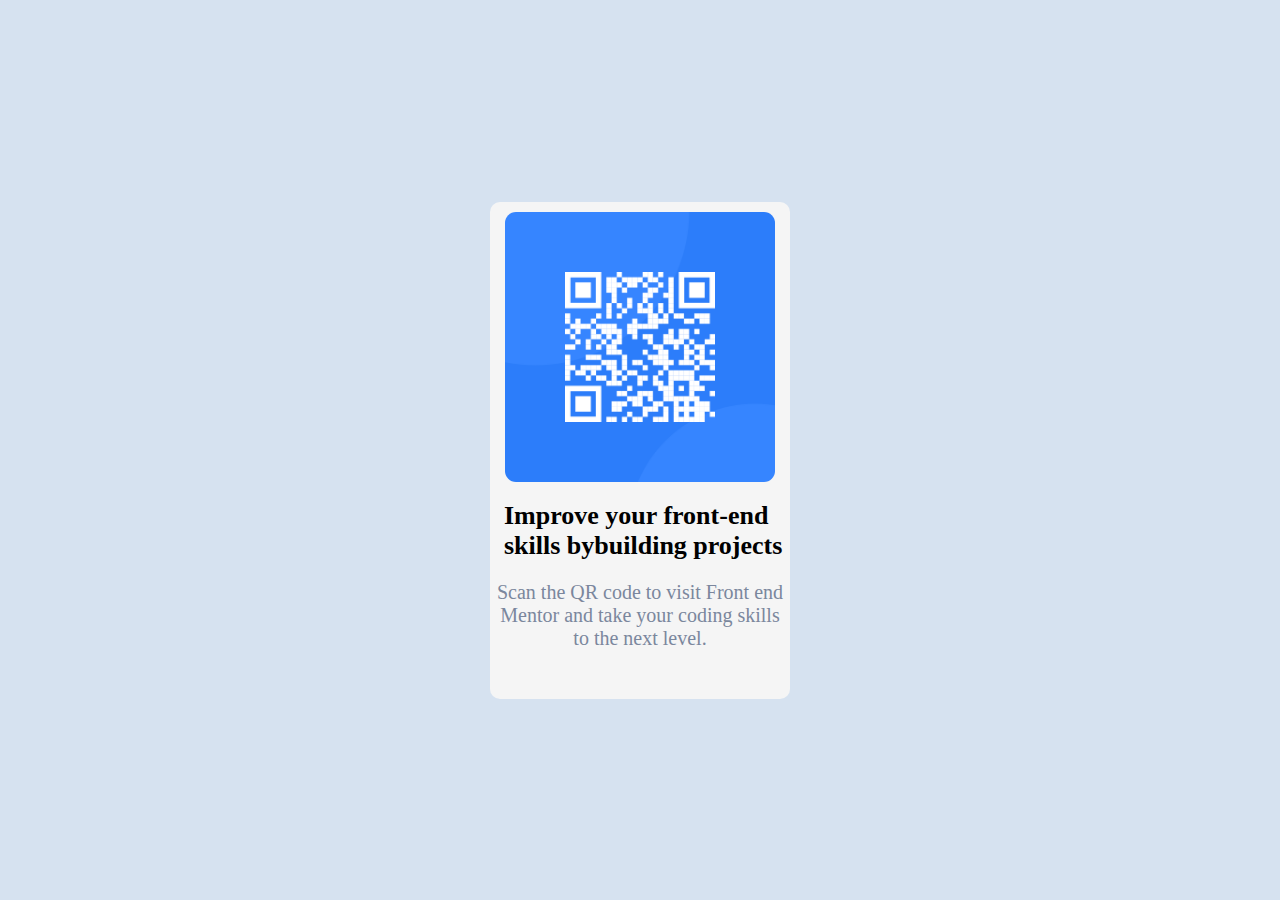
<file: new/index.html>
<!DOCTYPE html>
<html lang="en">
<head>
    <meta charset="UTF-8">
    <meta name="viewport" content="width=device-width, initial-scale=1.0">
    <title>Q-R Code</title>
    <link rel="stylesheet" href="index.css">
</head>
<body>
    <div class="container">
        <img class="img" src="./image-qr-code.png" alt="Q-R Code">
        <h1 class="heading"> Improve your front-end skills bybuilding projects</h2>
        <p class="para"> Scan the QR code to visit Front end Mentor and take your coding skills 
            to the next level.
        </p>
    </div>
    
</body>
</html>
</file>
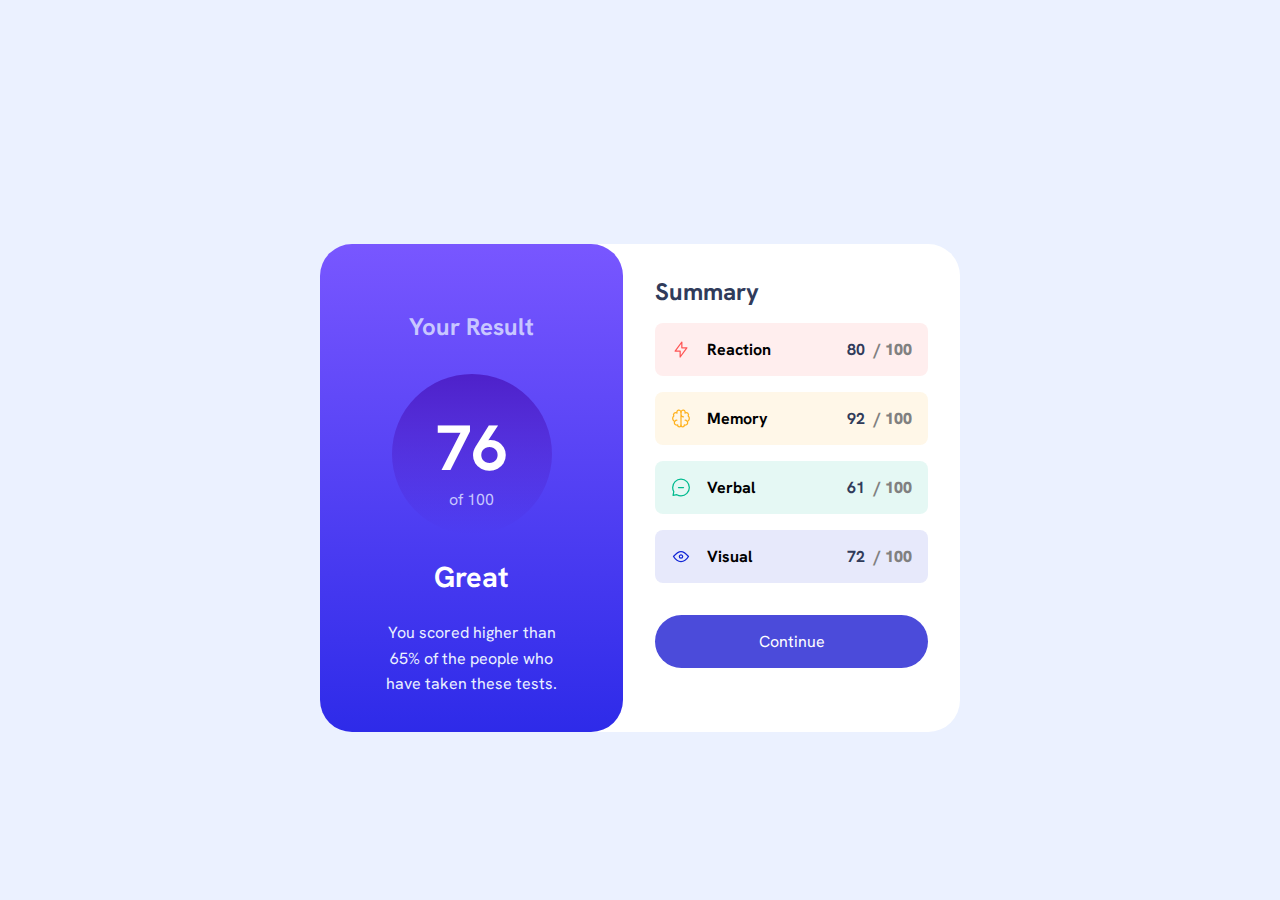
<file: Project/index.html>
<!DOCTYPE html>
<html lang="en">
<head>
  <meta charset="UTF-8">
  <meta name="viewport" content="width=device-width, initial-scale=1.0"> <!-- displays site properly based on user's device -->
  <link rel="stylesheet" href="./index.css">
  <link rel="icon" type="image/png" sizes="32x32" href="./assets/images/favicon-32x32.png">
  
  <title>Frontend Mentor | Results summary component</title>

</head>
<body>
  <div class="container">
    <div class="box-container">

      <div class="result">
        <h3>Your Result</h3>
        <div class="numbers">
          <p>76</p>
          <span>  of 100</span>
        </div>
        <div class="text">
          <h3>Great</h3>
          <p>  You scored higher than 65% of the people who have taken these tests.</p>
        </div>
      </div>
  
      <div class="summary">
        <h3>Summary</h3>

        <div class="box">
            <div class="image">
              <img src="./images/icon-reaction.svg" alt="reaction">
              <h4>Reaction</h4>
            </div>
            <p>80 <span> / 100</span></p>
        </div>
  
        <div class="box">
          <div class="image">
            <img src="images/icon-memory.svg" alt="reaction">
            <h4>Memory</h4>
          </div>
          <p>92 <span> / 100</span></p>
        </div>
  
        <div class="box">
          <div class="image">
            <img src="./images/icon-verbal.svg" alt="reaction">
            <h4>Verbal</h4>
          </div>
          <p>61 <span> / 100</span></p>
        </div>
  
        <div class="box">
          <div class="image">
            <img src="./images/icon-visual.svg" alt="reaction">
            <h4>Visual</h4>
          </div>
          <p>72 <span> / 100</span></p>
        </div>
  
        <div class="button">
          <a href="#">Continue</a>
        </div>
  
      </div>
    </div>

  </div>
  
</body>
</html>
</file>
<file: new/index.css>
*{
    margin: 0px;
    padding: 0px;
    box-sizing: border-box;

}
body{
    display: flex;
    justify-content: center;
    flex-flow: column;
    align-items: center;
    min-height: 100vh;
    background-color: var(--Light-gray)
}
:root {
    --White: hsl(0, 0%, 100%);
    --Light-gray: hsl(212, 45%, 89%);
    --Grayish-blue: hsl(220, 15%, 55%);
    --Dark-blue: hsl(218, 44%, 22%);
}
.container{
    width: 300px;
    height: 497px;
    border: 1px ;
    border-radius: 10px;
    background-color: whitesmoke;
    margin: 15px 14px;
}
.container .img{
    width: 90%;
    border-radius: 11px;
    margin: 10px 15px 15px;
}

.container .heading{
    text-align: left;
    margin-bottom: 20px;
    padding-left: 14px;
    font-size: 26px;

}
.container .para{
    color: var(--Grayish-blue);
    margin: 1px 2px 0px;
    font-size: 20px;
    text-align: center;
}
</file>
<file: Project/index.css>
@import url('https://fonts.googleapis.com/css2?family=Hanken+Grotesk:wght@500;600;700&family=Rubik:wght@300;400;500;600&display=swap');
*{
    font-family: 'Hanken Grotesk', sans-serif;
    margin:0;padding:0;
    box-sizing: border-box;
    border: none;
    outline:none;
    text-decoration: none;
}
body{
    background-color: var(--pale-blue)
}
:root{
    --light-red:hsl(0, 100%, 67%);
    --orangey-yellow:hsl(39, 100%, 56%);
    --green-teal:hsl(166, 100%, 37%);
    --cobalt-blue:hsl(234, 85%, 45%);
    --light-slate-blue:hsl(252, 100%, 67%);
    --light-royal-blue:hsl(241, 81%, 54%);
    --violet-blue:hsla(256, 72%, 46%, 1);
    --persian-blue:hsla(241, 72%, 46%, 0);
    --white:hsl(0, 0%, 100%);
    --pale-blue:hsl(221, 100%, 96%);
    --light-lavender:hsl(241, 100%, 89%);
    --dark-blue:hsl(224, 30%, 27%)
}

.container{
    position: relative;
}

.container .box-container{
    display: flex;
    justify-content: center;
    position: absolute;
    top: 50%;
    left: 50%;
    transform: translate(-50%, 50%);
    background-color: var(--white);
    border-radius: 2rem;
}

.container .result{
    display: flex;
    flex: 1 1 40rem;
    flex-direction: column;
    align-items: center;
    justify-content: center;
    background-image: linear-gradient(180deg,var(--light-slate-blue),var(--light-royal-blue));
    border-radius: 2rem;
    
}

.container .result >  h3{
    font-size: 1.5rem;
    color: var(--light-lavender);
    margin: 2rem 0;
}

.container .result .numbers{
    padding: 2rem;
    height: 10rem;
    width: 10rem;
    background-image: linear-gradient(180deg,var(--violet-blue),var(--persian-blue));
    border-radius: 50%;
    text-align: center;
}

.container .result .numbers p{
    color: var(--white);
    font-size: 4rem;
    font-weight: bold;

}
.container .result .numbers span{
    display: inline-block;
    color: var(--light-lavender);
    margin-bottom: 1rem;
}

.container .result .text{
    text-align: center;
    width: 60%;
}

.container .result .text h3{
    color: var(--white);
    font-size: 1.8rem;
    margin: 1.5rem;
}

.container .result .text p{
    color: var(--pale-blue);
    line-height: 1.6;
}
.container .summary{
    text-align: start;
    flex: 1 1 40rem;
    padding: 2rem;
}

.container .summary h3{
    font-size: 1.5rem;
    color: var(--dark-blue);
    margin-bottom: 1rem;
}

.container .summary .box{
    display: flex;
    justify-content: space-between;
    align-items: center;
    padding: 1rem;
    margin-bottom: 1rem;
    border-radius: .5rem;
}

.container .summary .box:first-of-type{
    background-color: hsl(0, 100%, 67%, 0.1) ;
}
.container .summary .box:nth-of-type(2){
    background-color: hsl(39, 100%, 56%, 0.1) ;
}
.container .summary .box:nth-of-type(3){
    background-color: hsl(166, 100%, 37%,0.1) ;
}
.container .summary .box:nth-of-type(4){
    background-color: hsl(234, 85%, 45%,.1) ;
}

.container .summary .box .image{
    display: flex;
    gap: 1rem;
}


.container .summary .box > p{
    color: var(--dark-blue);
    font-weight: bolder;
}

.container .summary .box p span{
    color: gray;
    margin-left: .3rem;
    font-weight: bolder ;
}

.container .summary .button{
    text-align: center;
    padding: 1rem;
    border-radius: 3rem;
    background-color: rgb(75, 75, 218);
    margin: 2rem 0;
}

.container .summary .button a{
    color: var(--white);
}

@media(max-width:1024px){
    .container .box-container{
        flex-wrap: wrap;
    }
}
</file>
